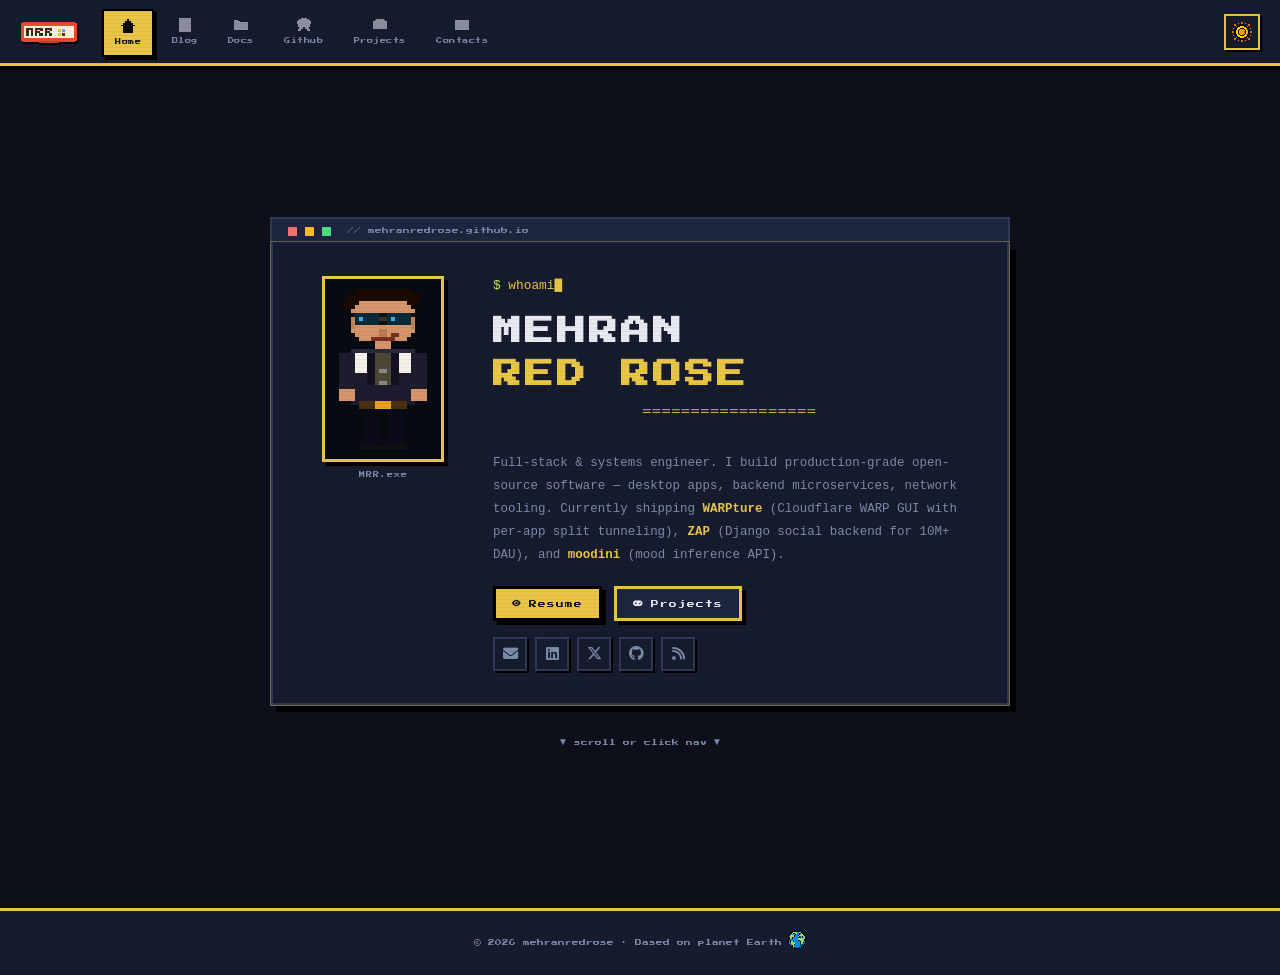
<file: index.html>
<!DOCTYPE html>
<html lang="en" data-theme="dark">
<head>
  <meta charset="UTF-8" />
  <meta name="viewport" content="width=device-width, initial-scale=1.0" />
  <title>Mehran Abbasi</title>
  <link rel="preconnect" href="https://fonts.googleapis.com" />
  <link rel="preconnect" href="https://fonts.gstatic.com" crossorigin />
  <link href="https://fonts.googleapis.com/css2?family=Press+Start+2P&display=swap" rel="stylesheet" />
  <link rel="stylesheet" href="https://cdnjs.cloudflare.com/ajax/libs/font-awesome/6.5.1/css/all.min.css" />
  <link rel="stylesheet" href="css/style.css" />
  <link rel="icon" type="image/png" href="assets/icons/favicon.png">
</head>
<body>

  <!-- ══════════════ NAVBAR ══════════════ -->
  <nav class="navbar" id="navbar">

    <!-- Nintendo-style brand logo -->
    <div class="nav-brand" id="nav-brand-logo" title="mehranredrose.github.io">
      <svg class="nes-logo" viewBox="0 0 54 20" xmlns="http://www.w3.org/2000/svg" shape-rendering="crispEdges">
        <!-- cartridge body -->
        <rect x="1" y="2" width="52" height="16" fill="#E84A2F"/>
        <rect x="3" y="1" width="48" height="18" fill="#E84A2F"/>
        <!-- label area -->
        <rect x="4" y="4" width="46" height="12" fill="#FEF0D9"/>
        <!-- label text pixels - M R R -->
        <rect x="6"  y="6" width="2" height="8" fill="#3A2C1F"/>
        <rect x="8"  y="6" width="2" height="2" fill="#3A2C1F"/>
        <rect x="10" y="6" width="2" height="8" fill="#3A2C1F"/>
        <!-- R -->
        <rect x="14" y="6" width="2" height="8" fill="#3A2C1F"/>
        <rect x="16" y="6" width="3" height="2" fill="#3A2C1F"/>
        <rect x="19" y="6" width="2" height="3" fill="#3A2C1F"/>
        <rect x="16" y="9" width="3" height="2" fill="#3A2C1F"/>
        <rect x="18" y="11" width="3" height="3" fill="#3A2C1F"/>
        <!-- R -->
        <rect x="23" y="6" width="2" height="8" fill="#3A2C1F"/>
        <rect x="25" y="6" width="3" height="2" fill="#3A2C1F"/>
        <rect x="28" y="6" width="2" height="3" fill="#3A2C1F"/>
        <rect x="25" y="9" width="3" height="2" fill="#3A2C1F"/>
        <rect x="27" y="11" width="3" height="3" fill="#3A2C1F"/>
        <!-- Nintendo-style 4 color buttons -->
        <rect x="35" y="7"  width="3" height="3" rx="0" fill="#A3E635"/><!-- green -->
        <rect x="39" y="7"  width="3" height="3" fill="#38BDF8"/><!-- blue -->
        <rect x="35" y="11" width="3" height="3" fill="#FBBF24"/><!-- yellow -->
        <rect x="39" y="11" width="3" height="3" fill="#E84A2F" style="filter:brightness(0.5)"/><!-- red (darker on red bg) -->
        <!-- cart notch bottom -->
        <rect x="18" y="18" width="18" height="3" fill="#C73D24"/>
      </svg>
    </div>

    <button class="hamburger" id="hamburger" aria-label="Toggle menu">☰</button>

    <ul class="nav-links" id="nav-links">
      <li>
        <a href="#home" class="nav-item active" data-section="home">
          <img src="assets/icons/home.svg"     class="nav-icon" alt=""/> Home
        </a>
      </li>
      <li>
        <a href="#blog" class="nav-item" data-section="blog">
          <img src="assets/icons/blog.svg"     class="nav-icon" alt=""/> Blog
        </a>
      </li>
      <li>
        <a href="#docs" class="nav-item" data-section="docs">
          <img src="assets/icons/docs.svg"     class="nav-icon" alt=""/> Docs
        </a>
      </li>
      <li>
        <a href="#github-section" class="nav-item" data-section="github-section">
          <img src="assets/icons/github.svg"   class="nav-icon" alt=""/> Github
        </a>
      </li>
      <li>
        <a href="#projects" class="nav-item" data-section="projects">
          <img src="assets/icons/projects.svg" class="nav-icon" alt=""/> Projects
        </a>
      </li>
      <li>
        <a href="#contacts" class="nav-item" data-section="contacts">
          <img src="assets/icons/contacts.svg" class="nav-icon" alt=""/> Contacts
        </a>
      </li>
    </ul>

    <button class="theme-toggle" id="theme-toggle" aria-label="Toggle dark/light mode">
      <img id="toggle-icon" src="assets/icons/sun.png" alt="Toggle theme"
           style="width:20px; height:20px; image-rendering:pixelated;">
    </button>
  </nav>

  <!-- ══════════════ MAIN ══════════════ -->
  <main class="main-content">

    <!-- ═══ HOME ═══ -->
    <section id="home" class="section active">
      <div class="section-inner centered">

        <div class="terminal-header">
          <span class="terminal-dot red"></span>
          <span class="terminal-dot yellow"></span>
          <span class="terminal-dot green"></span>
          <span class="terminal-title">// mehranredrose.github.io</span>
        </div>

        <div class="home-grid pixel-card" style="margin-top:0; border-top:none;">
          <div class="home-left">
            <div class="pixel-avatar">
              <!-- Nintendo-style pixel art character: slick hair, shades, open collar -->
              <div class="avatar-art">
                <svg viewBox="0 0 24 40" width="96" height="160"
                     xmlns="http://www.w3.org/2000/svg"
                     shape-rendering="crispEdges"
                     style="display:block; image-rendering:pixelated;">

                  <!-- HAIR — swept back, dark -->
                  <rect x="5"  y="0"  width="14" height="2" fill="#1A0A00"/>
                  <rect x="3"  y="1"  width="18" height="2" fill="#1A0A00"/>
                  <rect x="3"  y="2"  width="3"  height="3" fill="#1A0A00"/>
                  <rect x="18" y="2"  width="3"  height="2" fill="#1A0A00"/>
                  <!-- hair swoop left -->
                  <rect x="2"  y="3"  width="4"  height="2" fill="#1A0A00"/>

                  <!-- SKIN — face -->
                  <rect x="6"  y="3"  width="12" height="10" fill="#D4956A"/>
                  <rect x="5"  y="4"  width="14" height="8"  fill="#D4956A"/>
                  <rect x="4"  y="5"  width="16" height="6"  fill="#D4956A"/>

                  <!-- SUNGLASSES frame — cool black band -->
                  <rect x="4"  y="6"  width="16" height="3"  fill="#111111"/>
                  <!-- left lens tint -->
                  <rect x="5"  y="6"  width="6"  height="3"  fill="#0A2A3A"/>
                  <!-- right lens tint -->
                  <rect x="13" y="6"  width="6"  height="3"  fill="#0A2A3A"/>
                  <!-- lens shine -->
                  <rect x="6"  y="7"  width="1"  height="1"  fill="#5BD0FF" opacity="0.8"/>
                  <rect x="14" y="7"  width="1"  height="1"  fill="#5BD0FF" opacity="0.8"/>
                  <!-- bridge -->
                  <rect x="11" y="7"  width="2"  height="1"  fill="#333333"/>

                  <!-- NOSE -->
                  <rect x="11" y="10" width="2"  height="2"  fill="#BA7A50"/>

                  <!-- SMIRK — slight grin right side -->
                  <rect x="9"  y="12" width="6"  height="1"  fill="#7A3020"/>
                  <rect x="14" y="11" width="2"  height="1"  fill="#7A3020"/>

                  <!-- EAR highlights -->
                  <rect x="4"  y="7"  width="1"  height="3"  fill="#C0845A"/>
                  <rect x="19" y="7"  width="1"  height="3"  fill="#C0845A"/>

                  <!-- NECK -->
                  <rect x="10" y="13" width="4"  height="3"  fill="#D4956A"/>

                  <!-- SHIRT — open collar, dark jacket -->
                  <rect x="4"  y="15" width="16" height="14" fill="#1C1C2E"/>
                  <!-- collar left -->
                  <rect x="4"  y="15" width="5"  height="6"  fill="#F5F0E8"/>
                  <!-- collar right -->
                  <rect x="15" y="15" width="5"  height="6"  fill="#F5F0E8"/>
                  <!-- chest gap / shirt interior -->
                  <rect x="9"  y="16" width="6"  height="8"  fill="#E8C547" opacity="0.25"/>
                  <!-- jacket lapel shadow -->
                  <rect x="8"  y="15" width="2"  height="9"  fill="#111122"/>
                  <rect x="14" y="15" width="2"  height="9"  fill="#111122"/>
                  <!-- jacket buttons -->
                  <rect x="11" y="20" width="2"  height="1"  fill="#888"/>
                  <rect x="11" y="23" width="2"  height="1"  fill="#888"/>
                  <!-- jacket shoulder line -->
                  <rect x="4"  y="15" width="16" height="1"  fill="#2A2A3E"/>

                  <!-- ARMS -->
                  <rect x="1"  y="16" width="4"  height="10" fill="#1C1C2E"/>
                  <rect x="19" y="16" width="4"  height="10" fill="#1C1C2E"/>
                  <!-- hands -->
                  <rect x="1"  y="25" width="4"  height="3"  fill="#D4956A"/>
                  <rect x="19" y="25" width="4"  height="3"  fill="#D4956A"/>

                  <!-- LEGS / PANTS — dark -->
                  <rect x="7"  y="29" width="4"  height="11" fill="#0A0A18"/>
                  <rect x="13" y="29" width="4"  height="11" fill="#0A0A18"/>
                  <!-- belt -->
                  <rect x="6"  y="28" width="12" height="2"  fill="#4A3010"/>
                  <rect x="10" y="28" width="4"  height="2"  fill="#E8A020"/>

                  <!-- SHOES -->
                  <rect x="6"  y="39" width="6"  height="1"  fill="#111111"/>
                  <rect x="12" y="39" width="6"  height="1"  fill="#111111"/>
                </svg>
              </div>
              <div class="avatar-name">MRR.exe</div>
            </div>
          </div>

          <div class="home-right">
            <div class="type-line">
              <span class="prompt">$ </span><span id="typed-cmd"></span><span class="cursor-blink">█</span>
            </div>
            <h1 class="hero-title">MEHRAN<br><span class="accent-text">RED ROSE</span></h1>
            <div class="pixel-divider">══════════════════</div>
            <p class="about-text">
              Full-stack &amp; systems engineer. I build production-grade open-source
              software — desktop apps, backend microservices, network tooling.
              Currently shipping <strong>WARPture</strong> (Cloudflare WARP GUI
              with per-app split tunneling), <strong>ZAP</strong> (Django social
              backend for 10M+ DAU), and <strong>moodini</strong> (mood inference API).
            </p>
           <!-- <p class="about-text">
              Based on planet Earth. Hosted at
              <code class="inline-code">mehranredrose.github.io</code>.
            </p> -->

            <div class="btn-row">
              <button class="pixel-btn primary" id="dl-resume">
                <i class="fa fa-eye"></i> Resume
              </button>
              <button class="pixel-btn secondary" id="explore-projects">
                <i class="fa fa-gamepad"></i> Projects
              </button>
            </div>

            <!-- compact contact chips -->
            <div class="contact-chips">
              <a href="mailto:mehranredrose@gmail.com" class="chip" title="Email">
                <i class="fa-solid fa-envelope"></i>
              </a>
              <a href="https://www.linkedin.com/in/mehranredrose" target="_blank" rel="noopener noreferrer" class="chip" title="LinkedIn">
                <i class="fa-brands fa-linkedin"></i>
              </a>
              <a href="https://x.com/mehranredrose" target="_blank" rel="noopener noreferrer" class="chip" title="X / Twitter">
                <i class="fa-brands fa-x-twitter"></i>
              </a>
              <a href="https://github.com/mehranredrose" target="_blank" rel="noopener noreferrer" class="chip" title="GitHub">
                <i class="fa-brands fa-github"></i>
              </a>
              <a href="https://mehranredrose.hashnode.dev/" target="_blank" rel="noopener noreferrer" class="chip" title="Blog">
                <i class="fa-solid fa-rss"></i>
              </a>
            </div>
          </div>
        </div>

        <div class="scroll-hint">▼ scroll or click nav ▼</div>
      </div>
    </section>

    <!-- ═══ BLOG ═══ -->
    <section id="blog" class="section">
      <div class="section-inner centered">
        <h2 class="section-title"><span class="title-icon">
          <img src="assets/icons/blog.svg" class="section-icon-img" alt=""/>
        </span> BLOG</h2>
        <div class="pixel-divider">══════════════════</div>

        <div class="blog-card pixel-card" style="max-width:580px; margin:0 auto; text-align:center;">
          <div class="blog-icon">📰</div>
          <h3 class="blog-tagline">DEV BLOG — EXTERNAL STATION</h3>
          <p class="body-text">
            Full articles, deep-dives, and build logs live on my Hashnode blog.
            Covers Go, Electron, Python, systems programming, open-source journeys,
            and the occasional rant about package managers.
          </p>
          <div class="pixel-separator">- - - - - - - - - - - - - -</div>
          <a href="https://mehranredrose.hashnode.dev/" target="_blank" rel="noopener noreferrer"
             class="pixel-btn primary blog-cta">
            📰 Journey to my dev blog →
          </a>
          <p class="hint-text">↗ Opens in new tab · Full articles on Hashnode</p>
        </div>
      </div>
    </section>

    <!-- ═══ DOCS ═══ -->
    <section id="docs" class="section">
      <div class="section-inner centered">
        <h2 class="section-title"><span class="title-icon">
          <img src="assets/icons/docs.svg" class="section-icon-img" alt=""/>
        </span> DOCS</h2>
        <div class="pixel-divider">══════════════════</div>
        <p class="body-text" style="text-align:center; margin-bottom:2rem;">
          Documentation hub. Each category maps to
          <code class="inline-code">mehranredrose.github.io/Docs/&lt;topic&gt;</code>.
        </p>

        <div class="docs-layout">
          <div class="docs-sidebar pixel-card">
            <div class="tree-header">📂 CATEGORIES</div>
            <ul class="doc-tree" id="doc-tree">
              <li class="doc-cat active-cat" data-cat="python">   <span class="tree-arrow">▶</span> Python     </li>
              <li class="doc-cat" data-cat="js">                  <span class="tree-arrow">▶</span> JavaScript </li>
              <li class="doc-cat" data-cat="go">                  <span class="tree-arrow">▶</span> Go         </li>
              <li class="doc-cat" data-cat="linux">               <span class="tree-arrow">▶</span> Linux Tips </li>
              <li class="doc-cat" data-cat="electron">            <span class="tree-arrow">▶</span> Electron   </li>
              <li class="doc-cat" data-cat="networking">          <span class="tree-arrow">▶</span> Networking </li>
            </ul>
          </div>
          <div class="docs-content pixel-card" id="docs-content"></div>
        </div>
      </div>
    </section>

    <!-- ═══ GITHUB ═══ -->
    <section id="github-section" class="section">
      <div class="section-inner centered">
        <h2 class="section-title"><span class="title-icon">
          <img src="assets/icons/github.svg" class="section-icon-img" alt=""/>
        </span> GITHUB</h2>
        <div class="pixel-divider">══════════════════</div>

        <div class="github-card pixel-card" style="max-width:520px; margin:0 auto;">
          <div class="gh-avatar-row">
            <div class="gh-pixel-logo">
              <img src="assets/images/github.png" alt="GitHub" style="width:48px; height:48px; image-rendering:pixelated;">
            </div>
            <div class="gh-info">
              <div class="gh-username">@mehranredrose</div>
              <div class="gh-tagline">Full-stack &amp; systems engineer · OSS builder</div>
            </div>
          </div>
          <div class="pixel-separator">- - - - - - - - - - - - - -</div>
          <div class="gh-stats">
            <div class="stat-box">
              <span class="stat-val" id="gh-repos">--</span>
              <span class="stat-label">REPOS</span>
            </div>
            <div class="stat-box">
              <span class="stat-val" id="gh-followers">--</span>
              <span class="stat-label">FOLLOWERS</span>
            </div>
            <div class="stat-box">
              <span class="stat-val" id="gh-following">--</span>
              <span class="stat-label">FOLLOWING</span>
            </div>
          </div>
          <a href="https://github.com/mehranredrose" target="_blank" rel="noopener noreferrer"
             class="pixel-btn primary gh-cta">
            <i class="fa-brands fa-github"></i> Visit GitHub Profile →
          </a>
        </div>
      </div>
    </section>

    <!-- ═══ PROJECTS ═══ -->
    <section id="projects" class="section">
      <div class="section-inner centered">
        <h2 class="section-title"><span class="title-icon">
          <img src="assets/icons/projects.svg" class="section-icon-img" alt=""/>
        </span> PROJECTS</h2>
        <div class="pixel-divider">══════════════════</div>
        <p class="body-text" id="projects-status" style="text-align:center;">Loading repos from GitHub API…</p>
        <div class="projects-grid" id="projects-grid"></div>
      </div>
    </section>

    <!-- ═══ CONTACTS ═══ -->
    <section id="contacts" class="section">
      <div class="section-inner centered">
        <h2 class="section-title"><span class="title-icon">
          <img src="assets/icons/contacts.svg" class="section-icon-img" alt=""/>
        </span> CONTACTS</h2>
        <div class="pixel-divider">══════════════════</div>

        <div class="contacts-card pixel-card" style="max-width:580px; margin:0 auto;">
          <div class="contacts-grid">
            <a href="mailto:mehranredrose@gmail.com" class="contact-row">
              <span class="contact-row-icon"><i class="fa-solid fa-envelope"></i></span>
              <span class="contact-row-label">EMAIL</span>
              <span class="contact-row-value">mehranredrose@gmail.com</span>
            </a>
            <a href="https://www.linkedin.com/in/mehranredrose" target="_blank" rel="noopener noreferrer" class="contact-row">
              <span class="contact-row-icon"><i class="fa-brands fa-linkedin"></i></span>
              <span class="contact-row-label">LINKEDIN</span>
              <span class="contact-row-value">in/mehranredrose</span>
            </a>
            <a href="https://x.com/mehranredrose" target="_blank" rel="noopener noreferrer" class="contact-row">
              <span class="contact-row-icon"><i class="fa-brands fa-x-twitter"></i></span>
              <span class="contact-row-label">X / TWITTER</span>
              <span class="contact-row-value">@mehranredrose</span>
            </a>
            <a href="https://github.com/mehranredrose" target="_blank" rel="noopener noreferrer" class="contact-row">
              <span class="contact-row-icon"><i class="fa-brands fa-github"></i></span>
              <span class="contact-row-label">GITHUB</span>
              <span class="contact-row-value">mehranredrose</span>
            </a>
            <a href="https://mehranredrose.hashnode.dev/" target="_blank" rel="noopener noreferrer" class="contact-row">
              <span class="contact-row-icon"><i class="fa-solid fa-rss"></i></span>
              <span class="contact-row-label">BLOG</span>
              <span class="contact-row-value">hashnode.dev</span>
            </a>
          </div>
          <div class="pixel-separator">- - - - - - - - - - - - - -</div>
          <div style="text-align:center;">
            <button class="pixel-btn primary" id="send-pixel-msg">📡 Send a Pixel Message</button>
            <p class="hint-text">No DMs yet? Email works just fine.</p>
          </div>
        </div>
      </div>
    </section>
    <div class="resume-overlay" id="resume-overlay">
      <div class="resume-modal">
        <div class="resume-modal-bar">
          <span>📄 Mehran-Abbasi-Resume.pdf</span>
          <div class="resume-modal-btns">
            <a href="Resume/Mehran-Abbasi-Resume.pdf" download class="pixel-btn secondary" style="font-size:0.38rem; padding:0.4rem 0.6rem;">
              <i class="fa fa-download"></i> Download
            </a>
            <button class="pixel-btn secondary" id="resume-close" style="font-size:0.38rem; padding:0.4rem 0.6rem;">✕ Close</button>
          </div>
        </div>
        <iframe src="Resume/Mehran-Abbasi-Resume.pdf" class="resume-frame" title="Resume"></iframe>
      </div>
    </div>
  </main>

  <footer class="pixel-footer">
    <span>© 2026 mehranredrose · Based on planet Earth<img src="assets/icons/earth.png" alt="icon" class="footer-icon"></span>
  </footer>

  <script src="js/main.js"></script>
</body>
</html>
</file>
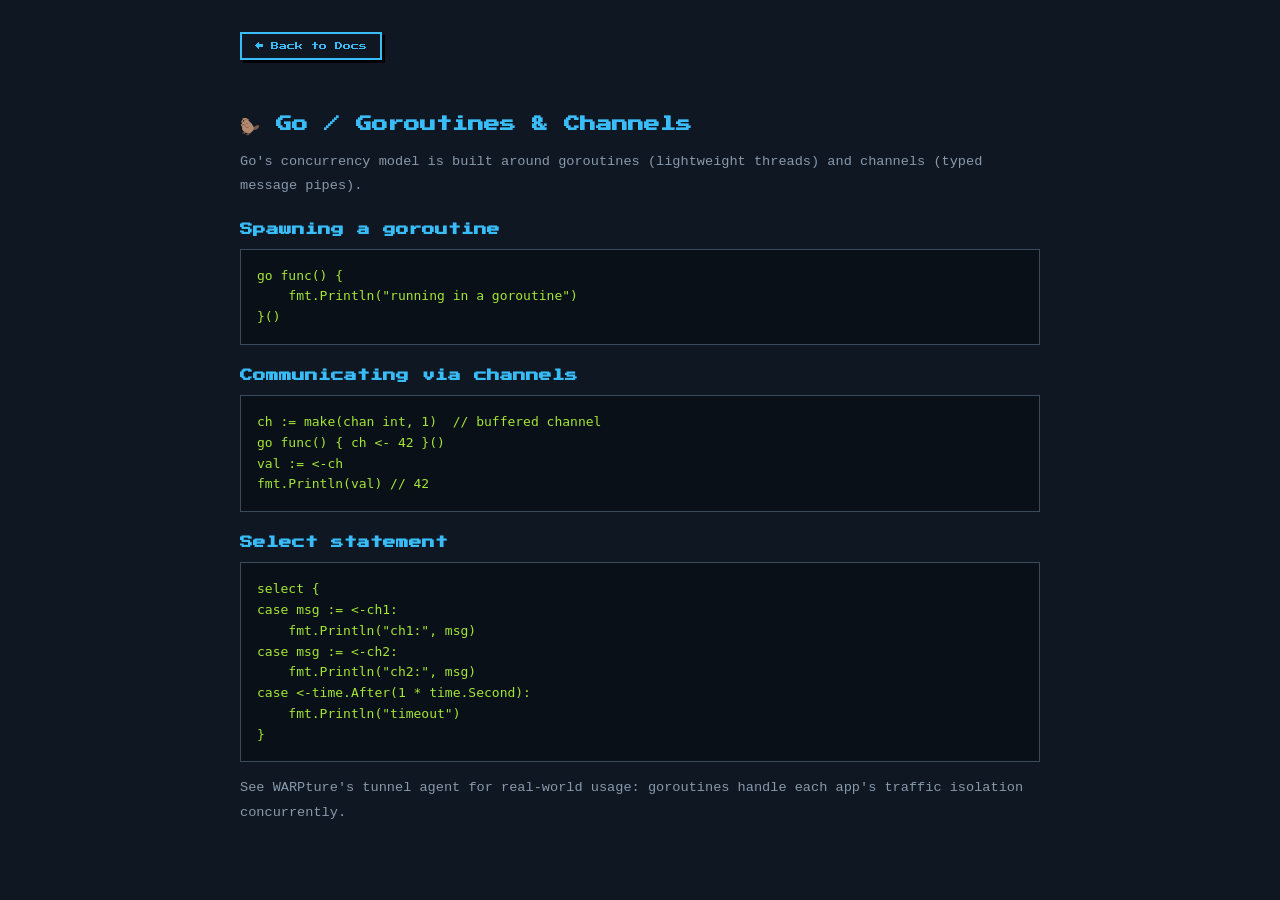
<file: Docs/go/concurrency.html>
<!DOCTYPE html>
<html lang="en">
<head>
  <meta charset="UTF-8"/>
  <meta name="viewport" content="width=device-width, initial-scale=1.0"/>
  <title>Go / Goroutines — mehranredrose docs</title>
  <link href="https://fonts.googleapis.com/css2?family=Press+Start+2P&display=swap" rel="stylesheet"/>
  <style>
    body { background:#0F1722; color:#E8E8E8; font-family:'Courier New',monospace; max-width:800px; margin:0 auto; padding:2rem; }
    h1,h2 { font-family:'Press Start 2P',monospace; color:#38BDF8; font-size:0.8rem; margin:1.5rem 0 0.8rem; }
    h1 { font-size:1rem; }
    code,pre { background:#0A1018; border:1px solid #3A4A5A; padding:0.2em 0.4em; color:#A3E635; }
    pre { padding:1rem; display:block; overflow-x:auto; line-height:1.6; }
    a { color:#38BDF8; }
    .back { display:inline-block; margin-bottom:2rem; font-family:'Press Start 2P',monospace; font-size:0.5rem; color:#38BDF8; text-decoration:none; border:2px solid #38BDF8; padding:0.5rem 0.8rem; box-shadow:3px 3px 0 #000; }
    p { line-height:1.8; font-size:0.85rem; color:#8899AA; margin-bottom:1rem; }
  </style>
</head>
<body>
  <a href="../../index.html#docs" class="back">← Back to Docs</a>
  <h1>🦫 Go / Goroutines & Channels</h1>
  <p>Go's concurrency model is built around goroutines (lightweight threads) and channels (typed message pipes).</p>

  <h2>Spawning a goroutine</h2>
  <pre>go func() {
    fmt.Println("running in a goroutine")
}()</pre>

  <h2>Communicating via channels</h2>
  <pre>ch := make(chan int, 1)  // buffered channel
go func() { ch <- 42 }()
val := <-ch
fmt.Println(val) // 42</pre>

  <h2>Select statement</h2>
  <pre>select {
case msg := <-ch1:
    fmt.Println("ch1:", msg)
case msg := <-ch2:
    fmt.Println("ch2:", msg)
case <-time.After(1 * time.Second):
    fmt.Println("timeout")
}</pre>

  <p>See WARPture's tunnel agent for real-world usage: goroutines handle each app's traffic isolation concurrently.</p>
</body>
</html>
</file>
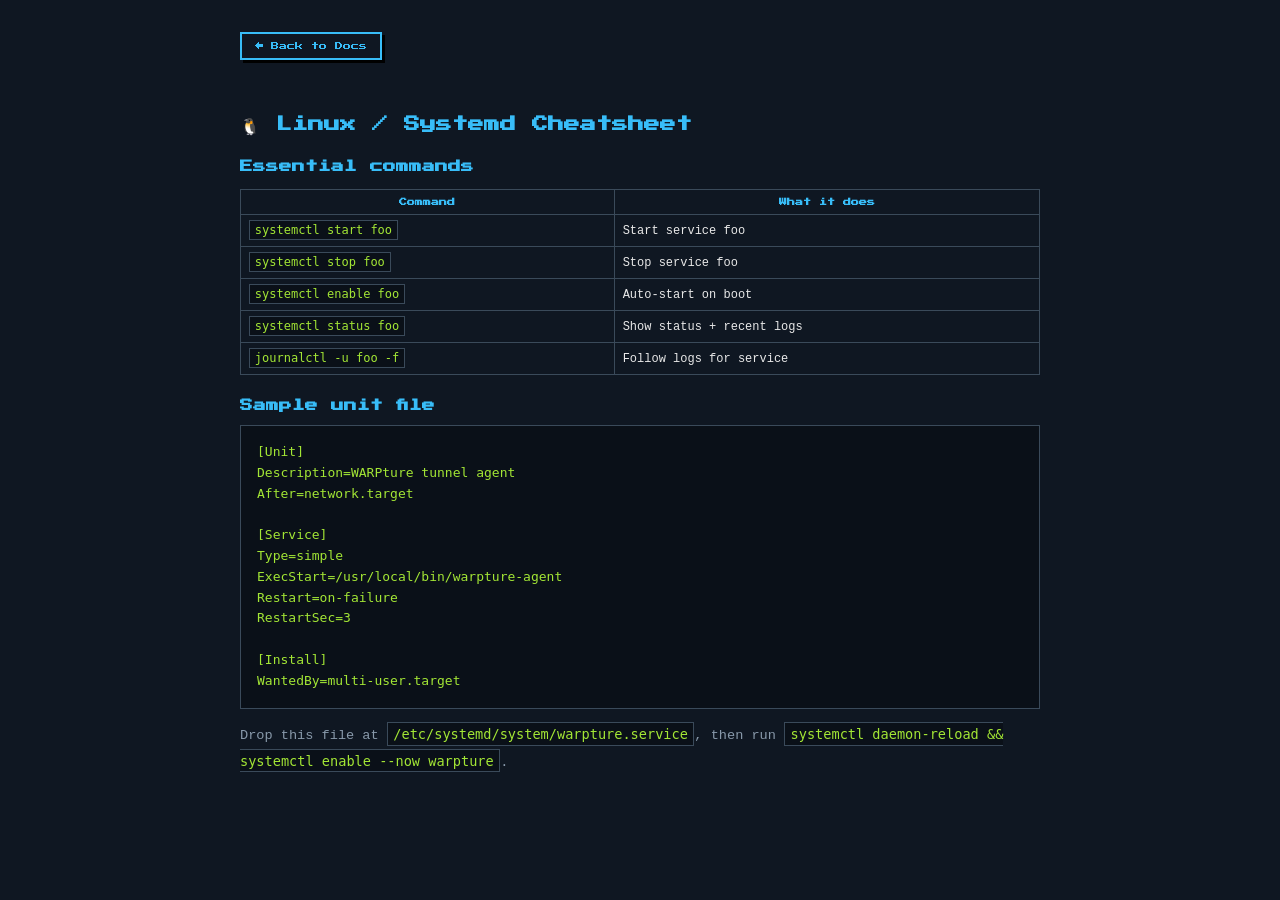
<file: Docs/linux/systemd.html>
<!DOCTYPE html>
<html lang="en">
<head>
  <meta charset="UTF-8"/>
  <meta name="viewport" content="width=device-width, initial-scale=1.0"/>
  <title>Linux / Systemd — mehranredrose docs</title>
  <link href="https://fonts.googleapis.com/css2?family=Press+Start+2P&display=swap" rel="stylesheet"/>
  <style>
    body { background:#0F1722; color:#E8E8E8; font-family:'Courier New',monospace; max-width:800px; margin:0 auto; padding:2rem; }
    h1,h2 { font-family:'Press Start 2P',monospace; color:#38BDF8; font-size:0.8rem; margin:1.5rem 0 0.8rem; }
    h1 { font-size:1rem; }
    code,pre { background:#0A1018; border:1px solid #3A4A5A; padding:0.2em 0.4em; color:#A3E635; }
    pre { padding:1rem; display:block; overflow-x:auto; line-height:1.6; }
    a { color:#38BDF8; }
    .back { display:inline-block; margin-bottom:2rem; font-family:'Press Start 2P',monospace; font-size:0.5rem; color:#38BDF8; text-decoration:none; border:2px solid #38BDF8; padding:0.5rem 0.8rem; box-shadow:3px 3px 0 #000; }
    p { line-height:1.8; font-size:0.85rem; color:#8899AA; margin-bottom:1rem; }
    table { border-collapse:collapse; width:100%; margin:1rem 0; }
    td,th { border:1px solid #3A4A5A; padding:0.5rem; font-size:0.75rem; }
    th { color:#38BDF8; font-family:'Press Start 2P',monospace; font-size:0.5rem; }
  </style>
</head>
<body>
  <a href="../../index.html#docs" class="back">← Back to Docs</a>
  <h1>🐧 Linux / Systemd Cheatsheet</h1>

  <h2>Essential commands</h2>
  <table>
    <tr><th>Command</th><th>What it does</th></tr>
    <tr><td><code>systemctl start foo</code></td><td>Start service foo</td></tr>
    <tr><td><code>systemctl stop foo</code></td><td>Stop service foo</td></tr>
    <tr><td><code>systemctl enable foo</code></td><td>Auto-start on boot</td></tr>
    <tr><td><code>systemctl status foo</code></td><td>Show status + recent logs</td></tr>
    <tr><td><code>journalctl -u foo -f</code></td><td>Follow logs for service</td></tr>
  </table>

  <h2>Sample unit file</h2>
  <pre>[Unit]
Description=WARPture tunnel agent
After=network.target

[Service]
Type=simple
ExecStart=/usr/local/bin/warpture-agent
Restart=on-failure
RestartSec=3

[Install]
WantedBy=multi-user.target</pre>

  <p>Drop this file at <code>/etc/systemd/system/warpture.service</code>, then run <code>systemctl daemon-reload && systemctl enable --now warpture</code>.</p>
</body>
</html>
</file>
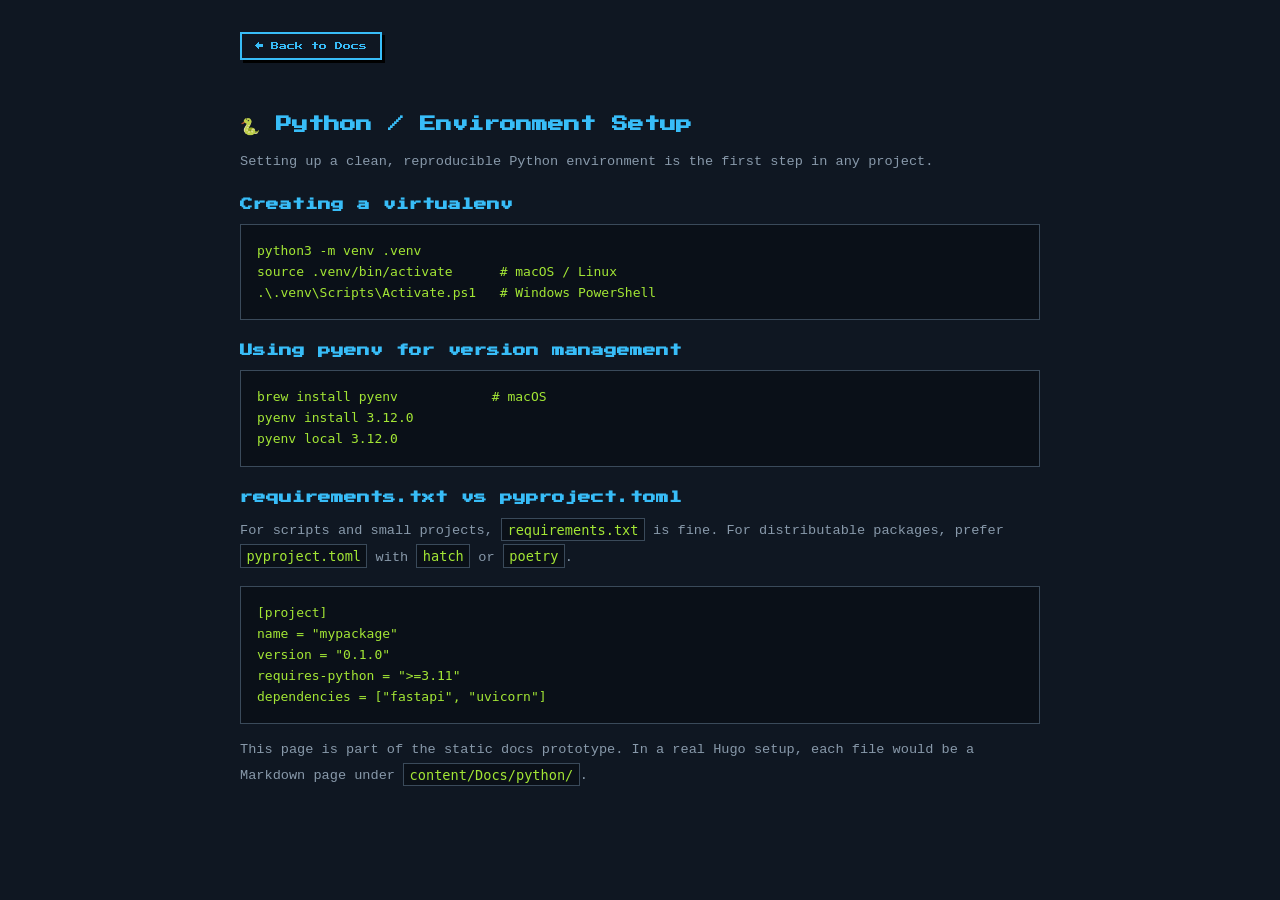
<file: Docs/python/setup.html>
<!DOCTYPE html>
<html lang="en">
<head>
  <meta charset="UTF-8"/>
  <meta name="viewport" content="width=device-width, initial-scale=1.0"/>
  <title>Python / Setup — mehranredrose docs</title>
  <link href="https://fonts.googleapis.com/css2?family=Press+Start+2P&display=swap" rel="stylesheet"/>
  <style>
    body { background:#0F1722; color:#E8E8E8; font-family:'Courier New',monospace; max-width:800px; margin:0 auto; padding:2rem; }
    h1,h2 { font-family:'Press Start 2P',monospace; color:#38BDF8; font-size:0.8rem; margin:1.5rem 0 0.8rem; }
    h1 { font-size:1rem; color:#38BDF8; }
    code,pre { background:#0A1018; border:1px solid #3A4A5A; padding:0.2em 0.4em; color:#A3E635; }
    pre { padding:1rem; display:block; overflow-x:auto; line-height:1.6; }
    a { color:#38BDF8; }
    .back { display:inline-block; margin-bottom:2rem; font-family:'Press Start 2P',monospace; font-size:0.5rem; color:#38BDF8; text-decoration:none; border:2px solid #38BDF8; padding:0.5rem 0.8rem; box-shadow:3px 3px 0 #000; }
    .back:hover { box-shadow:1px 1px 0 #000; transform:translate(2px,2px); }
    p { line-height:1.8; font-size:0.85rem; color:#8899AA; margin-bottom:1rem; }
  </style>
</head>
<body>
  <a href="../../index.html#docs" class="back">← Back to Docs</a>
  <h1>🐍 Python / Environment Setup</h1>
  <p>Setting up a clean, reproducible Python environment is the first step in any project.</p>

  <h2>Creating a virtualenv</h2>
  <pre>python3 -m venv .venv
source .venv/bin/activate      # macOS / Linux
.\.venv\Scripts\Activate.ps1   # Windows PowerShell</pre>

  <h2>Using pyenv for version management</h2>
  <pre>brew install pyenv            # macOS
pyenv install 3.12.0
pyenv local 3.12.0</pre>

  <h2>requirements.txt vs pyproject.toml</h2>
  <p>For scripts and small projects, <code>requirements.txt</code> is fine. For distributable packages, prefer <code>pyproject.toml</code> with <code>hatch</code> or <code>poetry</code>.</p>
  <pre>[project]
name = "mypackage"
version = "0.1.0"
requires-python = ">=3.11"
dependencies = ["fastapi", "uvicorn"]</pre>

  <p>This page is part of the static docs prototype. In a real Hugo setup, each file would be a Markdown page under <code>content/Docs/python/</code>.</p>
</body>
</html>
</file>
<file: css/style.css>
/* ═══════════════════════════════════════════════════════════
   MEHRANREDROSE.GITHUB.IO — 8-BIT PORTFOLIO CSS  v2
   ═══════════════════════════════════════════════════════════ */

/* ── TOKENS ─────────────────────────────────────────────── */
:root {
  /* DARK MODE */
  --bg:         #0D0F1A;
  --bg-2:       #161B2E;
  --bg-3:       #1E2540;
  --fg:         #E8E8F0;
  --fg-dim:     #7B8BAA;
  --accent:     #E8C547;   /* warm gold — high contrast, retro arcade */
  --accent-2:   #E8844A;   /* orange for secondary highlights */
  --accent-alt: #C8E85A;   /* lime for lang badges */
  --danger:     #F87171;
  --border:     #2E3A55;
  --shadow:     #000000;
  --card-bg:    #161B2E;
  --btn-fg:     #0D0F1A;
  --code-bg:    #080A12;
  --cursor:     #E8C547;
}

[data-theme="light"] {
  --bg:         #FEF0D9;
  --bg-2:       #F5E4C4;
  --bg-3:       #EDD5A8;
  --fg:         #3A2C1F;
  --fg-dim:     #6A5A48;
  --accent:     #E84A2F;
  --accent-2:   #1D6FA4;
  --accent-alt: #D97706;
  --danger:     #C0392B;
  --border:     #3A2C1F;
  --shadow:     #3A2C1F;
  --card-bg:    #F5E4C4;
  --btn-fg:     #FEF0D9;
  --code-bg:    #EDD5A8;
  --cursor:     #E84A2F;
}

/* ── RESET ───────────────────────────────────────────────── */
*, *::before, *::after { box-sizing:border-box; margin:0; padding:0; }
html { scroll-behavior:smooth; }
body {
  background: var(--bg);
  color: var(--fg);
  font-family: 'Courier New', Courier, monospace;
  line-height: 1.6;
  min-height: 100vh;
  transition: background 0.2s, color 0.2s;
  image-rendering: crisp-edges;
}
::-webkit-scrollbar       { width:6px; }
::-webkit-scrollbar-track { background:var(--bg); }
::-webkit-scrollbar-thumb { background:var(--accent); }

/* ── PIXEL FONT TARGETS ──────────────────────────────────── */
.navbar, .section-title, .hero-title, .pixel-btn,
.nav-item, .brand-text, .stat-val, .stat-label,
.doc-cat, .tree-header, .gh-username, .theme-toggle,
.hamburger, .blog-tagline, .terminal-title,
.contact-row-label, .avatar-name, .hint-text {
  font-family: 'Press Start 2P', monospace;
}

/* ══════════════════════════════════════════════════════════
   NAVBAR  — pill-tab edition
══════════════════════════════════════════════════════════ */
.navbar {
  position: fixed;
  top:0; left:0; right:0;
  z-index: 1000;
  display: flex;
  align-items: center;
  height: 66px;
  padding: 0 1.25rem;
  background: var(--bg-2);
  border-bottom: 3px solid var(--accent);
  box-shadow: 0 4px 0 var(--shadow);
  gap: 0.5rem;
}

/* ── NES cartridge logo ─────────────────────────────────── */
.nes-logo {
  width: 58px;
  height: 22px;
  display: block;
  image-rendering: pixelated;
}
.nav-brand {
  flex-shrink: 0;
  margin-right: 1rem;
  cursor: pointer;
  filter: drop-shadow(2px 2px 0 var(--shadow));
  transition: transform 0.12s;
}
.nav-brand:hover { transform: scale(1.08) rotate(-2deg); }

/* ── nav links — pill tabs ──────────────────────────────── */
.nav-links {
  display: flex;
  list-style: none;
  flex: 1;
  gap: 4px;
  height: 66px;
  align-items: center;
}

.nav-item {
  display: flex;
  flex-direction: column;
  align-items: center;
  justify-content: center;
  gap: 4px;
  padding: 0 0.7rem;
  height: 48px;
  font-size: 0.38rem;
  color: var(--fg-dim);
  text-decoration: none;
  white-space: nowrap;
  transition: color 0.15s, background 0.15s, box-shadow 0.1s, transform 0.1s;
  letter-spacing: 0.5px;
  border: 2px solid transparent;
  /* pill shape */
  border-radius: 0;
  position: relative;
}

/* pixel "pressed" feel on hover */
.nav-item:hover {
  color: var(--accent);
  background: var(--bg-3);
  border-color: var(--border);
  box-shadow: 3px 3px 0 var(--shadow);
}

/* active = filled gold pill — like a lit cartridge button */
.nav-item.active {
  color: var(--btn-fg);
  background: var(--accent);
  border-color: var(--shadow);
  box-shadow: 3px 3px 0 var(--shadow);
  transform: translate(0, 1px);
}
.nav-item.active .nav-icon {
  filter: invert(8%) sepia(10%) saturate(400%) hue-rotate(10deg) brightness(0.3) !important;
}

/* ── nav icon imgs ──────────────────────────────────────── */
.nav-icon {
  width: 16px;
  height: 16px;
  image-rendering: pixelated;
  filter: invert(55%) sepia(10%) saturate(300%) hue-rotate(190deg);
  flex-shrink: 0;
  transition: filter 0.15s;
}
.nav-item:hover .nav-icon,
.nav-item.active .nav-icon {
  /* gold tint */
  filter: invert(82%) sepia(50%) saturate(600%) hue-rotate(5deg) brightness(1.05);
}
[data-theme="light"] .nav-icon {
  filter: invert(18%) sepia(20%) saturate(600%) hue-rotate(10deg);
}
[data-theme="light"] .nav-item:hover .nav-icon,
[data-theme="light"] .nav-item.active .nav-icon {
  filter: invert(30%) sepia(80%) saturate(700%) hue-rotate(340deg);
}

/* ── section heading icon imgs ──────────────────────────── */
.section-icon-img {
  width: 18px; height: 18px;
  image-rendering: pixelated;
  vertical-align: middle;
  margin-right: 6px;
  /* gold tint */
  filter: invert(82%) sepia(50%) saturate(600%) hue-rotate(5deg) brightness(1.05);
}
[data-theme="light"] .section-icon-img {
  filter: invert(30%) sepia(80%) saturate(700%) hue-rotate(340deg);
}

/* ── theme toggle ───────────────────────────────────────── */
.theme-toggle {
  flex-shrink: 0;
  margin-left: auto;
  background: none;
  border: 2px solid var(--accent);
  color: var(--fg);
  width: 36px; height: 36px;
  cursor: pointer;
  font-size: 1rem;
  line-height: 1;
  box-shadow: 2px 2px 0 var(--shadow);
  transition: box-shadow 0.1s, transform 0.1s;
}
.theme-toggle:hover  { box-shadow:1px 1px 0 var(--shadow); transform:translate(1px,1px); }
.theme-toggle:active { box-shadow:0 0 0 var(--shadow);     transform:translate(2px,2px); }

.hamburger {
  display: none;
  background: none;
  border: 2px solid var(--accent);
  color: var(--accent);
  font-size: 1.2rem;
  padding: 4px 8px;
  cursor: pointer;
  margin-right: 0.25rem;
}

/* ══════════════════════════════════════════════════════════
   SECTIONS  — all centered
══════════════════════════════════════════════════════════ */
.main-content { padding-top: 66px; }

.section {
  display: none;
  min-height: calc(100vh - 66px);
  padding: 3.5rem 2rem 5rem;
}
.section.active { display: block; }

/* centering wrapper */
.section-inner {
  max-width: 960px;
  margin: 0 auto;
}
.section-inner.centered {
  display: flex;
  flex-direction: column;
  align-items: center;
  justify-content: center;
  min-height: calc(100vh - 66px - 8rem);
  padding-top: 1rem;
}

.section-title {
  font-size: clamp(0.75rem, 2vw, 1rem);
  color: var(--accent);
  letter-spacing: 3px;
  margin-bottom: 0.4rem;
  text-align: center;
  width: 100%;
}
.title-icon { display:inline-flex; align-items:center; }

.pixel-divider {
  color: var(--accent);
  letter-spacing: 2px;
  margin: 0.4rem 0 1.8rem;
  font-size: 0.8rem;
  overflow: hidden;
  width: 100%;
  text-align: center;
}

/* ── PIXEL CARD ─────────────────────────────────────────── */
.pixel-card {
  background: var(--card-bg);
  border: 3px solid var(--border);
  box-shadow: 6px 6px 0 var(--shadow);
  padding: 2rem;
  position: relative;
  width: 100%;
}
.pixel-card::before {
  content: '';
  position: absolute;
  top:-3px; left:-3px; right:-3px; bottom:-3px;
  border: 1px solid var(--accent);
  pointer-events: none;
  opacity: 0.35;
}

.pixel-separator {
  color: var(--fg-dim);
  letter-spacing: 3px;
  margin: 1.25rem 0;
  font-size: 0.75rem;
}

/* ── BUTTONS ─────────────────────────────────────────────── */
.pixel-btn {
  display: inline-flex;
  align-items: center;
  gap: 0.45rem;
  padding: 0.65rem 1rem;
  font-family: 'Press Start 2P', monospace;
  font-size: 0.48rem;
  letter-spacing: 1px;
  border: 3px solid var(--shadow);
  cursor: pointer;
  text-decoration: none;
  box-shadow: 4px 4px 0 var(--shadow);
  transition: box-shadow 0.1s, transform 0.1s;
  white-space: nowrap;
}
.pixel-btn:hover  { box-shadow:2px 2px 0 var(--shadow); transform:translate(2px,2px); }
.pixel-btn:active { box-shadow:0 0 0 var(--shadow); transform:translate(4px,4px); }
.pixel-btn.primary   { background:var(--accent);  color:var(--btn-fg); }
.pixel-btn.secondary { background:var(--bg-3);    color:var(--fg);     border-color:var(--accent); }

/* ══════════════════════════════════════════════════════════
   HOME
══════════════════════════════════════════════════════════ */
.terminal-header {
  display: flex;
  align-items: center;
  gap: 0.5rem;
  background: var(--bg-3);
  padding: 0.45rem 1rem;
  border: 2px solid var(--border);
  border-bottom: none;
  width: 100%;
  max-width: 740px;
}
.terminal-dot { width:9px; height:9px; display:inline-block; }
.terminal-dot.red    { background:#F87171; }
.terminal-dot.yellow { background:#FBBF24; }
.terminal-dot.green  { background:#4ADE80; }
.terminal-title { font-size:0.42rem; color:var(--fg-dim); margin-left:0.5rem; }

.home-grid {
  display: grid;
  grid-template-columns: 140px 1fr;
  gap: 2.5rem;
  padding: 2rem 2.5rem;
  align-items: start;
  max-width: 740px;
  width: 100%;
  box-shadow: 6px 6px 0 var(--shadow);
  border: 3px solid var(--border);
  background: var(--card-bg);
  position: relative;
}
.home-grid::before {
  content: '';
  position: absolute;
  top:-3px; left:-3px; right:-3px; bottom:-3px;
  border: 1px solid var(--accent);
  pointer-events: none;
  opacity: 0.35;
}

.pixel-avatar {
  display: flex;
  flex-direction: column;
  align-items: center;
  gap: 0.6rem;
}
.avatar-art {
  background: var(--code-bg);
  padding: 0.6rem;
  border: 3px solid var(--accent);
  box-shadow: 4px 4px 0 var(--shadow);
  display: flex;
  align-items: center;
  justify-content: center;
  position: relative;
}
/* gold glow pulse on avatar */
.avatar-art::after {
  content: '';
  position: absolute;
  inset: -3px;
  border: 1px solid var(--accent);
  opacity: 0;
  animation: avatar-glow 3s ease-in-out infinite;
}
@keyframes avatar-glow {
  0%,100% { opacity: 0; }
  50%      { opacity: 0.5; }
}
.avatar-name {
  font-size: 0.38rem;
  color: var(--fg-dim);
  letter-spacing: 1px;
}

/* typewriter */
.type-line {
  font-family: 'Courier New', monospace;
  font-size: 0.8rem;
  color: var(--accent);
  margin-bottom: 0.8rem;
  min-height: 1.2em;
}
.prompt { color: var(--accent-alt); }
.cursor-blink {
  animation: blink 1s step-end infinite;
  color: var(--cursor);
}
@keyframes blink { 0%,100%{opacity:1;} 50%{opacity:0;} }

.hero-title {
  font-size: clamp(1rem, 3.5vw, 1.8rem);
  line-height: 1.5;
  margin-bottom: 0.4rem;
  letter-spacing: 3px;
}
.accent-text { color: var(--accent); }

.about-text {
  font-size: 0.78rem;
  line-height: 1.85;
  color: var(--fg-dim);
  margin-bottom: 0.8rem;
}
.about-text strong { color: var(--accent); }

.inline-code {
  background: var(--code-bg);
  border: 1px solid var(--border);
  padding: 0.1em 0.3em;
  font-size: 0.75em;
  color: var(--accent-2);
}

.btn-row {
  display: flex;
  flex-wrap: wrap;
  gap: 0.75rem;
  margin: 1.2rem 0 1rem;
}

/* compact contact chips */
.contact-chips {
  display: flex;
  flex-wrap: wrap;
  gap: 0.5rem;
  margin-top: 0.5rem;
}
.chip {
  display: inline-flex;
  align-items: center;
  justify-content: center;
  width: 34px; height: 34px;
  border: 2px solid var(--border);
  color: var(--fg-dim);
  text-decoration: none;
  font-size: 0.95rem;
  box-shadow: 2px 2px 0 var(--shadow);
  transition: color 0.15s, border-color 0.15s, box-shadow 0.1s, transform 0.1s;
}
.chip:hover {
  color: var(--accent);
  border-color: var(--accent);
  box-shadow: 1px 1px 0 var(--shadow);
  transform: translate(1px,1px);
}

.scroll-hint {
  text-align: center;
  color: var(--fg-dim);
  font-size: 0.42rem;
  font-family: 'Press Start 2P', monospace;
  margin-top: 2rem;
  animation: float 2s ease-in-out infinite;
}
@keyframes float { 0%,100%{transform:translateY(0);} 50%{transform:translateY(-5px);} }

/* ══════════════════════════════════════════════════════════
   BLOG
══════════════════════════════════════════════════════════ */
.blog-icon    { font-size:2.5rem; margin-bottom:0.8rem; }
.blog-tagline { font-size:0.58rem; color:var(--accent); margin-bottom:0.8rem; letter-spacing:2px; }
.body-text    { font-size:0.8rem; line-height:1.85; color:var(--fg-dim); margin-bottom:0.75rem; }
.blog-cta     { font-size:0.5rem; margin:0.5rem auto; }
.hint-text    { font-size:0.42rem; color:var(--fg-dim); margin-top:0.75rem; line-height:2; }

/* ══════════════════════════════════════════════════════════
   DOCS
══════════════════════════════════════════════════════════ */
.docs-layout {
  display: grid;
  grid-template-columns: 190px 1fr;
  gap: 1.5rem;
  align-items: start;
  width: 100%;
  max-width: 760px;
}
.docs-sidebar  { padding: 1rem; }
.tree-header   { font-size:0.45rem; color:var(--accent); margin-bottom:0.8rem; letter-spacing:1px; border-bottom:2px solid var(--border); padding-bottom:0.5rem; }
.doc-tree      { list-style:none; }
.doc-cat {
  font-size: 0.42rem;
  padding: 0.55rem 0.4rem;
  cursor: pointer;
  color: var(--fg-dim);
  border-bottom: 1px solid var(--border);
  letter-spacing: 1px;
  transition: color 0.15s, background 0.15s;
}
.doc-cat:hover, .doc-cat.active-cat { color:var(--accent); background:var(--bg-3); }
.doc-cat .tree-arrow { margin-right:0.4rem; display:inline-block; transition:transform 0.15s; }
.doc-cat.active-cat .tree-arrow { transform:rotate(90deg); }

.docs-content { min-height:280px; }
.doc-title-bar {
  display:flex; align-items:center; gap:0.5rem;
  font-family:'Press Start 2P',monospace;
  font-size:0.52rem; color:var(--accent);
  margin-bottom:1rem; padding-bottom:0.5rem;
  border-bottom:2px solid var(--accent); letter-spacing:1px;
}
.doc-entries  { list-style:none; }
.doc-entries li { border-bottom:1px solid var(--border); }
.doc-link {
  display:block; padding:0.65rem 0.5rem;
  font-size:0.75rem; color:var(--fg-dim);
  text-decoration:none;
  transition:color 0.15s, padding-left 0.15s;
}
.doc-link::before { content:'▷ '; color:var(--accent); font-size:0.6rem; }
.doc-link:hover   { color:var(--accent); padding-left:1rem; }

/* ══════════════════════════════════════════════════════════
   GITHUB
══════════════════════════════════════════════════════════ */
.gh-avatar-row { display:flex; align-items:center; gap:1rem; margin-bottom:0.8rem; }
.gh-pixel-logo { font-size:2.2rem; }
.gh-username   { font-size:0.68rem; color:var(--accent); margin-bottom:0.35rem; letter-spacing:1px; }
.gh-tagline    { font-size:0.6rem; color:var(--fg-dim); font-family:'Courier New',monospace; }
.gh-stats      { display:flex; gap:1rem; flex-wrap:wrap; margin:1rem 0; }
.stat-box {
  flex:1; min-width:90px;
  background:var(--bg-3); border:2px solid var(--border);
  padding:0.7rem; text-align:center; box-shadow:3px 3px 0 var(--shadow);
}
.stat-val   { display:block; font-size:1.1rem; color:var(--accent); margin-bottom:0.35rem; }
.stat-label { display:block; font-size:0.32rem; color:var(--fg-dim); letter-spacing:1px; }
.gh-cta     { margin-top:0.5rem; }

/* ══════════════════════════════════════════════════════════
   PROJECTS
══════════════════════════════════════════════════════════ */
.projects-grid {
  display: grid;
  grid-template-columns: repeat(auto-fill, minmax(250px, 1fr));
  gap: 1.25rem;
  margin-top: 1rem;
  width: 100%;
}
.project-card {
  background:var(--card-bg); border:3px solid var(--border);
  box-shadow:5px 5px 0 var(--shadow); padding:1.2rem;
  display:flex; flex-direction:column; gap:0.5rem;
  text-decoration:none; color:inherit; position:relative;
  transition:box-shadow 0.1s, transform 0.1s;
}
.project-card::before {
  content:''; position:absolute; top:-3px; left:-3px; right:-3px; bottom:-3px;
  border:1px solid transparent; pointer-events:none; transition:border-color 0.15s;
}
.project-card:hover { box-shadow:2px 2px 0 var(--shadow); transform:translate(3px,3px); }
.project-card:hover::before { border-color:var(--accent); }
.project-name {
  font-family:'Press Start 2P',monospace; font-size:0.5rem;
  color:var(--accent); letter-spacing:1px; word-break:break-all;
}
.project-desc { font-size:0.7rem; color:var(--fg-dim); line-height:1.65; flex:1; }
.project-meta {
  display:flex; justify-content:space-between; align-items:center;
  margin-top:auto; padding-top:0.5rem; border-top:1px solid var(--border);
}
.project-lang  { color:var(--accent-alt); font-family:'Press Start 2P',monospace; font-size:0.38rem; }
.project-stars { color:var(--accent);    font-family:'Press Start 2P',monospace; font-size:0.38rem; }

.project-skeleton {
  background:var(--card-bg); border:3px solid var(--border);
  box-shadow:5px 5px 0 var(--shadow); height:150px;
  position:relative; overflow:hidden;
}
.project-skeleton::after {
  content:''; position:absolute; inset:0;
  background:linear-gradient(90deg,transparent 0%,var(--bg-3) 50%,transparent 100%);
  animation:shimmer 1.4s infinite;
}
@keyframes shimmer { 0%{transform:translateX(-100%);} 100%{transform:translateX(100%);} }

/* ══════════════════════════════════════════════════════════
   CONTACTS
══════════════════════════════════════════════════════════ */
.contacts-grid    { display:flex; flex-direction:column; }
.contact-row {
  display:grid; grid-template-columns:2.5rem 5.5rem 1fr;
  align-items:center; gap:0.8rem;
  padding:0.8rem 0.5rem; text-decoration:none; color:var(--fg-dim);
  border-bottom:1px solid var(--border);
  transition:color 0.15s, background 0.15s, padding-left 0.15s;
}
.contact-row:hover       { color:var(--accent); background:var(--bg-3); padding-left:1rem; }
.contact-row-icon        { font-size:1.1rem; text-align:center; color:var(--accent); }
.contact-row-label       { font-size:0.35rem; letter-spacing:1px; color:var(--fg-dim); }
.contact-row-value       { font-size:0.7rem; }

/* ══════════════════════════════════════════════════════════
   FOOTER
══════════════════════════════════════════════════════════ */
.pixel-footer {
  text-align:center; padding:1.25rem 1rem;
  background:var(--bg-2); border-top:3px solid var(--accent);
  font-family:'Press Start 2P',monospace;
  font-size:0.42rem; color:var(--fg-dim); line-height:2;
}

/* ── CRT scanlines ──────────────────────────────────────── */
body::after {
  content:''; position:fixed; inset:0; pointer-events:none;
  background:repeating-linear-gradient(to bottom,transparent 0px,transparent 3px,rgba(0,0,0,0.04) 3px,rgba(0,0,0,0.04) 4px);
  z-index:9999;
}

/* ══════════════════════════════════════════════════════════
   RESPONSIVE
══════════════════════════════════════════════════════════ */
@media (max-width:768px) {
  .nav-links {
    display:none; position:fixed;
    top:66px; left:0; right:0;
    background:var(--bg-2); border-bottom:3px solid var(--accent);
    flex-direction:column; height:auto; z-index:999;
    gap: 0;
  }
  .nav-links.open { display:flex; }
  .nav-item {
    flex-direction: row;
    height:auto; padding:0.85rem 1.2rem;
    border: none;
    border-bottom:1px solid var(--border);
    font-size:0.44rem;
    gap: 8px;
    box-shadow: none;
    transform: none;
    border-radius: 0;
  }
  .nav-item:hover { box-shadow:none; transform:none; }
  .nav-item.active { box-shadow: inset 4px 0 0 var(--accent); transform:none; background:var(--bg-3); color:var(--accent); }
  .nav-item.active .nav-icon { filter: invert(82%) sepia(50%) saturate(600%) hue-rotate(5deg) brightness(1.05) !important; }
  .hamburger { display:block; }
  .nav-brand  { margin-right:auto; }
  .theme-toggle { margin-left:0; }

  .home-grid   { grid-template-columns:1fr; padding:1.5rem; }
  .pixel-avatar { flex-direction:row; justify-content:center; }
  .docs-layout  { grid-template-columns:1fr; }
  .projects-grid{ grid-template-columns:1fr; }
  .section      { padding:2rem 1rem 3rem; }
  .section-inner.centered { min-height:auto; padding-top:0; }
  .terminal-header { max-width:100%; }
  .contact-row { grid-template-columns:2rem 4.5rem 1fr; gap:0.5rem; }
}
@media (max-width:480px) {
  .hero-title { font-size:0.95rem; }
  .btn-row    { flex-direction:column; }
  .pixel-btn  { justify-content:center; }
  .gh-stats   { flex-direction:column; }
}
.resume-overlay {
  display: none;
  position: fixed;
  inset: 0;
  background: rgba(0,0,0,0.85);
  z-index: 2000;
  align-items: center;
  justify-content: center;
  padding: 1rem;
}
.resume-overlay.open { display: flex; }

.resume-modal {
  width: 100%;
  max-width: 860px;
  height: 90vh;
  background: var(--card-bg);
  border: 3px solid var(--accent);
  box-shadow: 8px 8px 0 var(--shadow);
  display: flex;
  flex-direction: column;
}
.resume-modal-bar {
  display: flex;
  align-items: center;
  justify-content: space-between;
  padding: 0.6rem 1rem;
  background: var(--bg-3);
  border-bottom: 2px solid var(--accent);
  font-family: 'Press Start 2P', monospace;
  font-size: 0.42rem;
  color: var(--accent);
  gap: 1rem;
  flex-wrap: wrap;
}
.resume-modal-btns { display: flex; gap: 0.5rem; }
.resume-frame {
  flex: 1;
  width: 100%;
  border: none;
  background: #fff;
}
.footer-icon {
  width: 18px;
  height: 18px;
  vertical-align: middle;
  margin-left: 6px;
  margin-bottom: 6px;
  image-rendering: crisp-edges;
  image-rendering: pixelated;
  image-rendering: pixelated;
}
</file>
